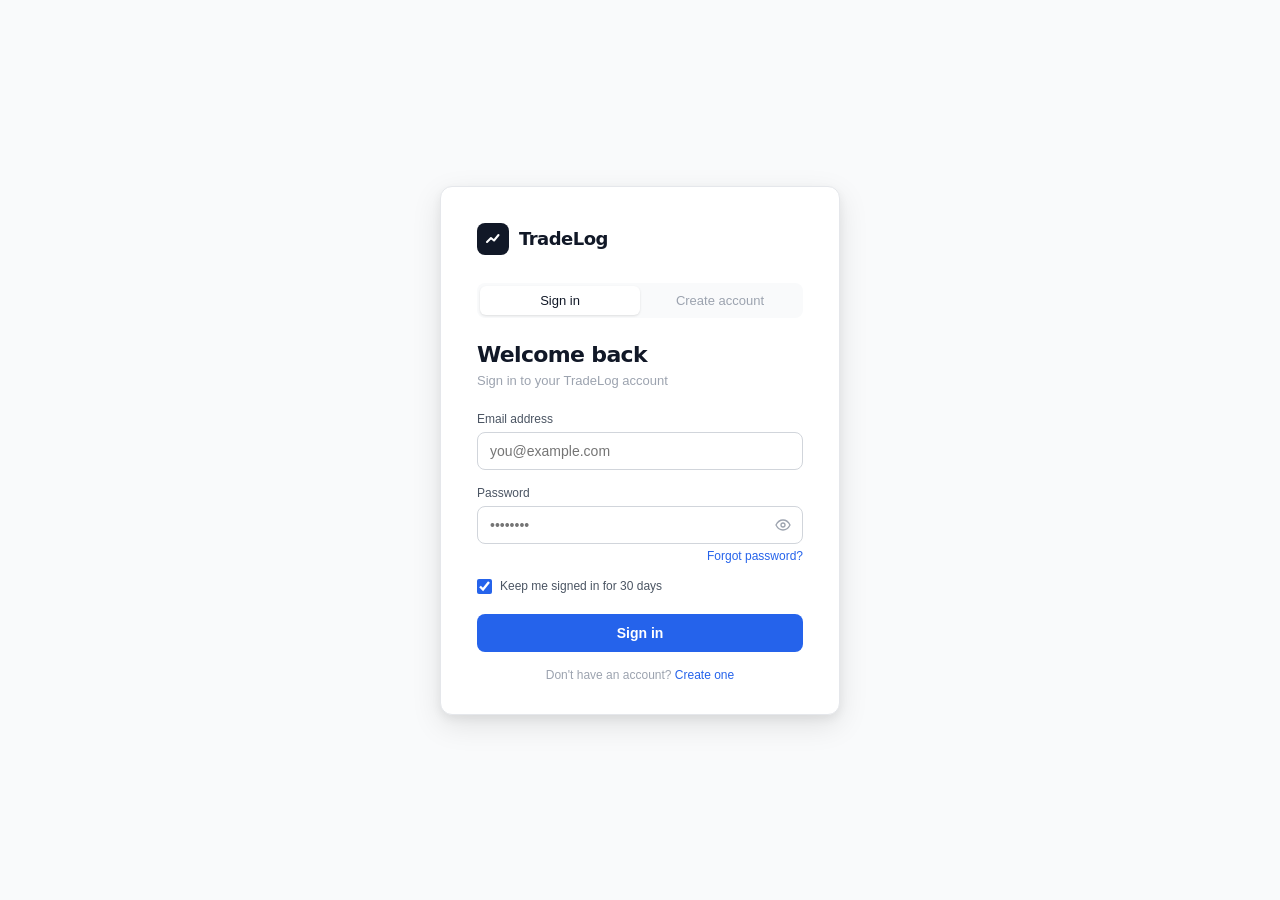
<file: index.html>
<!DOCTYPE html>
<html lang="en">
<head>
<meta charset="UTF-8">
<meta name="viewport" content="width=device-width, initial-scale=1.0">
<title>TradeLog — Sign in</title>
<link rel="stylesheet" href="assets/css/auth.css">
</head>
<body>

<div class="auth-card">
  <!-- Logo -->
  <div class="auth-logo">
    <div class="auth-logo-mark">
      <svg width="16" height="16" viewBox="0 0 16 16" fill="none">
        <path d="M2 11L6 7L9 9.5L13.5 4" stroke="white" stroke-width="2" stroke-linecap="round" stroke-linejoin="round"/>
      </svg>
    </div>
    <span class="auth-logo-text">TradeLog</span>
  </div>

  <!-- Tabs: Sign in / Sign up -->
  <div class="auth-tabs" id="auth-tabs">
    <div class="auth-tab active" onclick="switchTab('signin')">Sign in</div>
    <div class="auth-tab" onclick="switchTab('signup')">Create account</div>
  </div>

  <!-- ── SIGN IN ── -->
  <div class="auth-panel active" id="panel-signin">
    <div class="auth-heading">Welcome back</div>
    <div class="auth-sub">Sign in to your TradeLog account</div>

    <div class="auth-alert error" id="signin-error">
      <svg width="14" height="14" viewBox="0 0 14 14" fill="none" style="flex-shrink:0;margin-top:1px"><circle cx="7" cy="7" r="6" stroke="currentColor" stroke-width="1.5"/><path d="M7 4v3.5M7 9.5v.5" stroke="currentColor" stroke-width="1.5" stroke-linecap="round"/></svg>
      <span id="signin-error-msg">Invalid email or password.</span>
    </div>

    <div class="rate-limit-msg" id="rate-limit-msg">
      Too many attempts. Try again in <strong id="rate-limit-countdown">30</strong>s.
    </div>

    <div class="auth-field">
      <label class="auth-label" for="signin-email">Email address</label>
      <input class="auth-input" type="email" id="signin-email" placeholder="you@example.com" autocomplete="email" oninput="clearSigninError()">
      <div class="field-error" id="signin-email-err">Please enter a valid email.</div>
    </div>

    <div class="auth-field">
      <label class="auth-label" for="signin-password">Password</label>
      <div class="auth-input-wrap">
        <input class="auth-input" type="password" id="signin-password" placeholder="••••••••" autocomplete="current-password" oninput="clearSigninError()" onkeydown="if(event.key==='Enter')submitSignin()">
        <span class="auth-input-icon" onclick="togglePw('signin-password', this)">
          <svg width="16" height="16" viewBox="0 0 16 16" fill="none" id="signin-pw-icon"><path d="M1 8s2.5-5 7-5 7 5 7 5-2.5 5-7 5-7-5-7-5z" stroke="currentColor" stroke-width="1.3"/><circle cx="8" cy="8" r="2" stroke="currentColor" stroke-width="1.3"/></svg>
        </span>
      </div>
      <a class="auth-forgot" href="#" onclick="switchTab('reset');return false">Forgot password?</a>
    </div>

    <div class="auth-checkbox-row">
      <input type="checkbox" id="signin-remember" checked>
      <label for="signin-remember">Keep me signed in for 30 days</label>
    </div>

    <button class="auth-btn" id="signin-btn" onclick="submitSignin()">Sign in</button>

    <div class="auth-footer">
      Don't have an account? <a href="#" onclick="switchTab('signup');return false">Create one</a>
    </div>
  </div>

  <!-- ── SIGN UP ── -->
  <div class="auth-panel" id="panel-signup">
    <div class="auth-heading">Create account</div>
    <div class="auth-sub">Start your free 14-day trial. No credit card required.</div>

    <div class="auth-alert error" id="signup-error">
      <svg width="14" height="14" viewBox="0 0 14 14" fill="none" style="flex-shrink:0;margin-top:1px"><circle cx="7" cy="7" r="6" stroke="currentColor" stroke-width="1.5"/><path d="M7 4v3.5M7 9.5v.5" stroke="currentColor" stroke-width="1.5" stroke-linecap="round"/></svg>
      <span id="signup-error-msg">Something went wrong.</span>
    </div>

    <div class="auth-field">
      <label class="auth-label" for="signup-name">Full name</label>
      <input class="auth-input" type="text" id="signup-name" placeholder="Brian Lin" autocomplete="name" oninput="validateSignupName()">
      <div class="field-error" id="signup-name-err">Please enter your name.</div>
    </div>

    <div class="auth-field">
      <label class="auth-label" for="signup-email">Email address</label>
      <input class="auth-input" type="email" id="signup-email" placeholder="you@example.com" autocomplete="email" oninput="validateSignupEmail()">
      <div class="field-error" id="signup-email-err">Please enter a valid email.</div>
    </div>

    <div class="auth-field">
      <label class="auth-label" for="signup-password">Password</label>
      <div class="auth-input-wrap">
        <input class="auth-input" type="password" id="signup-password" placeholder="••••••••" autocomplete="new-password"
               oninput="validateSignupPassword()" style="padding-right:40px">
        <span class="auth-input-icon" onclick="togglePw('signup-password', this)">
          <svg width="16" height="16" viewBox="0 0 16 16" fill="none"><path d="M1 8s2.5-5 7-5 7 5 7 5-2.5 5-7 5-7-5-7-5z" stroke="currentColor" stroke-width="1.3"/><circle cx="8" cy="8" r="2" stroke="currentColor" stroke-width="1.3"/></svg>
        </span>
      </div>
      <div class="pw-strength" id="pw-strength" style="display:none">
        <div class="pw-strength-bars">
          <div class="pw-bar" id="pw-bar-1"></div>
          <div class="pw-bar" id="pw-bar-2"></div>
          <div class="pw-bar" id="pw-bar-3"></div>
          <div class="pw-bar" id="pw-bar-4"></div>
        </div>
        <div class="pw-strength-label" id="pw-strength-label"></div>
      </div>
      <div class="field-error" id="signup-password-err">Password must be at least 12 characters.</div>
    </div>

    <div class="auth-field">
      <label class="auth-label" for="signup-confirm">Confirm password</label>
      <input class="auth-input" type="password" id="signup-confirm" placeholder="••••••••" autocomplete="new-password" oninput="validateSignupConfirm()">
      <div class="field-error" id="signup-confirm-err">Passwords do not match.</div>
    </div>

    <div class="auth-checkbox-row">
      <input type="checkbox" id="signup-terms">
      <label for="signup-terms">I agree to the <a href="#">Terms of Service</a> and <a href="#">Privacy Policy</a></label>
    </div>

    <button class="auth-btn" id="signup-btn" onclick="submitSignup()">Create account</button>

    <div class="auth-footer">
      Already have an account? <a href="#" onclick="switchTab('signin');return false">Sign in</a>
    </div>
  </div>

  <!-- ── EMAIL VERIFICATION ── -->
  <div class="auth-panel" id="panel-verify">
    <div style="text-align:center;padding:8px 0 20px">
      <div class="auth-verify-icon">
        <svg width="24" height="24" viewBox="0 0 24 24" fill="none"><path d="M3 8l9 6 9-6M3 8v10a1 1 0 001 1h16a1 1 0 001-1V8M3 8a1 1 0 011-1h16a1 1 0 011 1" stroke="currentColor" stroke-width="1.5" stroke-linecap="round" stroke-linejoin="round"/></svg>
      </div>
      <div class="auth-heading" style="margin-bottom:8px">Check your inbox</div>
      <div class="auth-sub" style="margin-bottom:0">We sent a verification link to<br><strong id="verify-email-display" style="color:var(--text)"></strong></div>
    </div>
    <div class="auth-alert info visible" style="margin-bottom:20px">
      <svg width="14" height="14" viewBox="0 0 14 14" fill="none" style="flex-shrink:0;margin-top:1px"><circle cx="7" cy="7" r="6" stroke="currentColor" stroke-width="1.5"/><path d="M7 6.5v4M7 4.5v.5" stroke="currentColor" stroke-width="1.5" stroke-linecap="round"/></svg>
      The link expires in 24 hours. Check your spam folder if you don't see it.
    </div>
    <button class="auth-btn" style="background:var(--surface);color:var(--text);border:1.5px solid var(--border2)" id="resend-btn" onclick="resendVerification()">Resend verification email</button>
    <div class="auth-footer" style="margin-top:12px"><a href="#" onclick="switchTab('signin');return false">← Back to sign in</a></div>
  </div>

  <!-- ── PASSWORD RESET REQUEST ── -->
  <div class="auth-panel" id="panel-reset">
    <div class="auth-heading">Reset password</div>
    <div class="auth-sub">Enter your email and we'll send a reset link. The link expires in 15 minutes.</div>

    <div class="auth-alert success" id="reset-success">
      <svg width="14" height="14" viewBox="0 0 14 14" fill="none" style="flex-shrink:0;margin-top:1px"><path d="M2 7l4 4 6-6" stroke="currentColor" stroke-width="1.5" stroke-linecap="round" stroke-linejoin="round"/></svg>
      Reset link sent. Check your inbox — the link expires in 15 minutes.
    </div>

    <div class="auth-field">
      <label class="auth-label" for="reset-email">Email address</label>
      <input class="auth-input" type="email" id="reset-email" placeholder="you@example.com" autocomplete="email" onkeydown="if(event.key==='Enter')submitReset()">
    </div>

    <button class="auth-btn" id="reset-btn" onclick="submitReset()">Send reset link</button>
    <div class="auth-footer" style="margin-top:4px"><a href="#" onclick="switchTab('signin');return false">← Back to sign in</a></div>
  </div>

  <!-- ── NEW PASSWORD (after clicking reset link) ── -->
  <div class="auth-panel" id="panel-newpw">
    <div class="auth-heading">Set new password</div>
    <div class="auth-sub">Choose a strong password. You'll be signed in automatically after.</div>

    <div class="auth-alert error" id="newpw-error" style="display:none">
      <svg width="14" height="14" viewBox="0 0 14 14" fill="none" style="flex-shrink:0;margin-top:1px"><circle cx="7" cy="7" r="6" stroke="currentColor" stroke-width="1.5"/><path d="M7 4v3.5M7 9.5v.5" stroke="currentColor" stroke-width="1.5" stroke-linecap="round"/></svg>
      <span id="newpw-error-msg">This reset link has expired. Please request a new one.</span>
    </div>

    <div class="auth-field">
      <label class="auth-label" for="newpw-password">New password</label>
      <div class="auth-input-wrap">
        <input class="auth-input" type="password" id="newpw-password" placeholder="••••••••" autocomplete="new-password" oninput="validateNewPw()" style="padding-right:40px">
        <span class="auth-input-icon" onclick="togglePw('newpw-password', this)">
          <svg width="16" height="16" viewBox="0 0 16 16" fill="none"><path d="M1 8s2.5-5 7-5 7 5 7 5-2.5 5-7 5-7-5-7-5z" stroke="currentColor" stroke-width="1.3"/><circle cx="8" cy="8" r="2" stroke="currentColor" stroke-width="1.3"/></svg>
        </span>
      </div>
      <div class="pw-strength" id="newpw-strength" style="display:none">
        <div class="pw-strength-bars">
          <div class="pw-bar" id="npw-bar-1"></div>
          <div class="pw-bar" id="npw-bar-2"></div>
          <div class="pw-bar" id="npw-bar-3"></div>
          <div class="pw-bar" id="npw-bar-4"></div>
        </div>
        <div class="pw-strength-label" id="newpw-strength-label"></div>
      </div>
      <div class="field-error" id="newpw-password-err">Password must be at least 12 characters.</div>
    </div>
    <div class="auth-field">
      <label class="auth-label" for="newpw-confirm">Confirm new password</label>
      <input class="auth-input" type="password" id="newpw-confirm" placeholder="••••••••" autocomplete="new-password" oninput="validateNewPwConfirm()">
      <div class="field-error" id="newpw-confirm-err">Passwords do not match.</div>
    </div>

    <button class="auth-btn" id="newpw-btn" onclick="submitNewPassword()">Set new password</button>
  </div>

</div>

<script src="assets/js/auth.js"></script>
</body>
</html>
</file>
<file: assets/css/auth.css>
*, *::before, *::after { box-sizing: border-box; margin: 0; padding: 0; }
  :root {
    --text: #111827; --text2: #4b5563; --text3: #9ca3af;
    --border: #e5e7eb; --border2: #d1d5db;
    --surface: #f9fafb; --white: #ffffff;
    --blue: #2563eb; --blue-bg: #eff6ff; --blue-dark: #1d4ed8;
    --green: #16a34a; --green-bg: #f0fdf4;
    --red: #dc2626; --red-bg: #fef2f2;
    --shadow: 0 1px 3px rgba(0,0,0,0.08), 0 1px 2px rgba(0,0,0,0.04);
    --shadow-lg: 0 10px 30px rgba(0,0,0,0.10), 0 4px 10px rgba(0,0,0,0.06);
    --radius: 8px; --radius-lg: 12px;
  }
  body {
    font-family: -apple-system, BlinkMacSystemFont, "Inter", sans-serif;
    font-size: 14px; color: var(--text);
    background: var(--surface);
    min-height: 100vh; display: flex; align-items: center; justify-content: center;
    padding: 20px;
  }

  .auth-card {
    background: var(--white);
    border: 1px solid var(--border);
    border-radius: var(--radius-lg);
    box-shadow: var(--shadow-lg);
    width: 100%; max-width: 400px;
    padding: 36px 36px 32px;
  }

  /* Logo */
  .auth-logo { display: flex; align-items: center; gap: 10px; margin-bottom: 28px; }
  .auth-logo-mark {
    width: 32px; height: 32px; border-radius: 8px;
    background: var(--text); display: flex; align-items: center; justify-content: center;
  }
  .auth-logo-text { font-family: "Inter Tight", system-ui, sans-serif; font-size: 18px; font-weight: 700; letter-spacing: -0.03em; }

  /* Headings */
  .auth-heading { font-family: "Inter Tight", system-ui, sans-serif; font-size: 22px; font-weight: 700; letter-spacing: -0.03em; margin-bottom: 6px; }
  .auth-sub { font-size: 13px; color: var(--text3); margin-bottom: 24px; }

  /* Form */
  .auth-field { margin-bottom: 16px; }
  .auth-label { display: block; font-size: 12px; font-weight: 500; color: var(--text2); margin-bottom: 6px; }
  .auth-input-wrap { position: relative; }
  .auth-input {
    width: 100%; font-family: inherit; font-size: 14px;
    color: var(--text); background: var(--white);
    border: 1.5px solid var(--border2); border-radius: var(--radius);
    padding: 10px 12px; outline: none;
    transition: border-color .15s, box-shadow .15s;
  }
  .auth-input:focus { border-color: var(--blue); box-shadow: 0 0 0 3px rgba(37,99,235,0.10); }
  .auth-input.error { border-color: var(--red); }
  .auth-input.success { border-color: var(--green); }
  .auth-input-icon {
    position: absolute; right: 12px; top: 50%; transform: translateY(-50%);
    color: var(--text3); cursor: pointer; user-select: none;
    display: flex; align-items: center;
  }
  .auth-input-icon:hover { color: var(--text2); }

  /* Password strength */
  .pw-strength { margin-top: 8px; }
  .pw-strength-bars { display: flex; gap: 4px; margin-bottom: 4px; }
  .pw-bar { flex: 1; height: 3px; border-radius: 2px; background: var(--border); transition: background .2s; }
  .pw-bar.weak { background: var(--red); }
  .pw-bar.fair { background: #f59e0b; }
  .pw-bar.strong { background: var(--green); }
  .pw-strength-label { font-size: 11px; color: var(--text3); }

  /* Field error */
  .field-error { font-size: 11px; color: var(--red); margin-top: 5px; display: none; }
  .field-error.visible { display: block; }

  /* Checkbox */
  .auth-checkbox-row { display: flex; align-items: center; gap: 8px; margin-bottom: 20px; }
  .auth-checkbox-row input[type=checkbox] { width: 15px; height: 15px; cursor: pointer; accent-color: var(--blue); }
  .auth-checkbox-row label { font-size: 12px; color: var(--text2); cursor: pointer; }
  .auth-checkbox-row a { color: var(--blue); text-decoration: none; }
  .auth-checkbox-row a:hover { text-decoration: underline; }

  /* Submit button */
  .auth-btn {
    width: 100%; font-family: inherit; font-size: 14px; font-weight: 600;
    color: #fff; background: var(--blue);
    border: none; border-radius: var(--radius);
    padding: 11px 20px; cursor: pointer;
    transition: background .15s, opacity .15s;
    display: flex; align-items: center; justify-content: center; gap: 8px;
    margin-bottom: 16px;
  }
  .auth-btn:hover { background: var(--blue-dark); }
  .auth-btn:disabled { opacity: 0.55; cursor: not-allowed; }
  .auth-btn.loading::after {
    content: '';
    width: 14px; height: 14px;
    border: 2px solid rgba(255,255,255,0.4);
    border-top-color: #fff;
    border-radius: 50%;
    animation: spin .6s linear infinite;
  }
  @keyframes spin { to { transform: rotate(360deg); } }

  /* Alert banners */
  .auth-alert {
    display: none; padding: 10px 14px; border-radius: var(--radius);
    font-size: 12px; margin-bottom: 16px; line-height: 1.5;
  }
  .auth-alert.visible { display: flex; align-items: flex-start; gap: 8px; }
  .auth-alert.error { background: var(--red-bg); color: var(--red); border: 1px solid #fecaca; }
  .auth-alert.success { background: var(--green-bg); color: var(--green); border: 1px solid #bbf7d0; }
  .auth-alert.info { background: var(--blue-bg); color: var(--blue); border: 1px solid #bfdbfe; }

  /* Divider */
  .auth-divider { display: flex; align-items: center; gap: 10px; margin: 18px 0; }
  .auth-divider::before, .auth-divider::after { content: ''; flex: 1; height: 1px; background: var(--border); }
  .auth-divider span { font-size: 11px; color: var(--text3); white-space: nowrap; }

  /* Links */
  .auth-footer { text-align: center; font-size: 12px; color: var(--text3); margin-top: 4px; }
  .auth-footer a { color: var(--blue); text-decoration: none; font-weight: 500; }
  .auth-footer a:hover { text-decoration: underline; }
  .auth-forgot { display: block; text-align: right; font-size: 12px; color: var(--blue); text-decoration: none; margin-top: 5px; }
  .auth-forgot:hover { text-decoration: underline; }

  /* Rate limit countdown */
  .rate-limit-msg { font-size: 12px; color: var(--red); text-align: center; margin-bottom: 12px; display: none; }
  .rate-limit-msg.visible { display: block; }

  /* Tabs */
  .auth-tabs { display: flex; background: var(--surface); border-radius: var(--radius); padding: 3px; margin-bottom: 24px; }
  .auth-tab {
    flex: 1; text-align: center; font-size: 13px; font-weight: 500;
    padding: 7px; border-radius: 6px; cursor: pointer;
    color: var(--text3); transition: all .15s;
  }
  .auth-tab.active { background: var(--white); color: var(--text); box-shadow: var(--shadow); }

  /* Verification screen */
  .auth-verify-icon {
    width: 52px; height: 52px; border-radius: 50%;
    background: var(--blue-bg); display: flex; align-items: center; justify-content: center;
    margin: 0 auto 16px; color: var(--blue);
  }

  /* Hidden panels */
  .auth-panel { display: none; }
  .auth-panel.active { display: block; }
</file>
